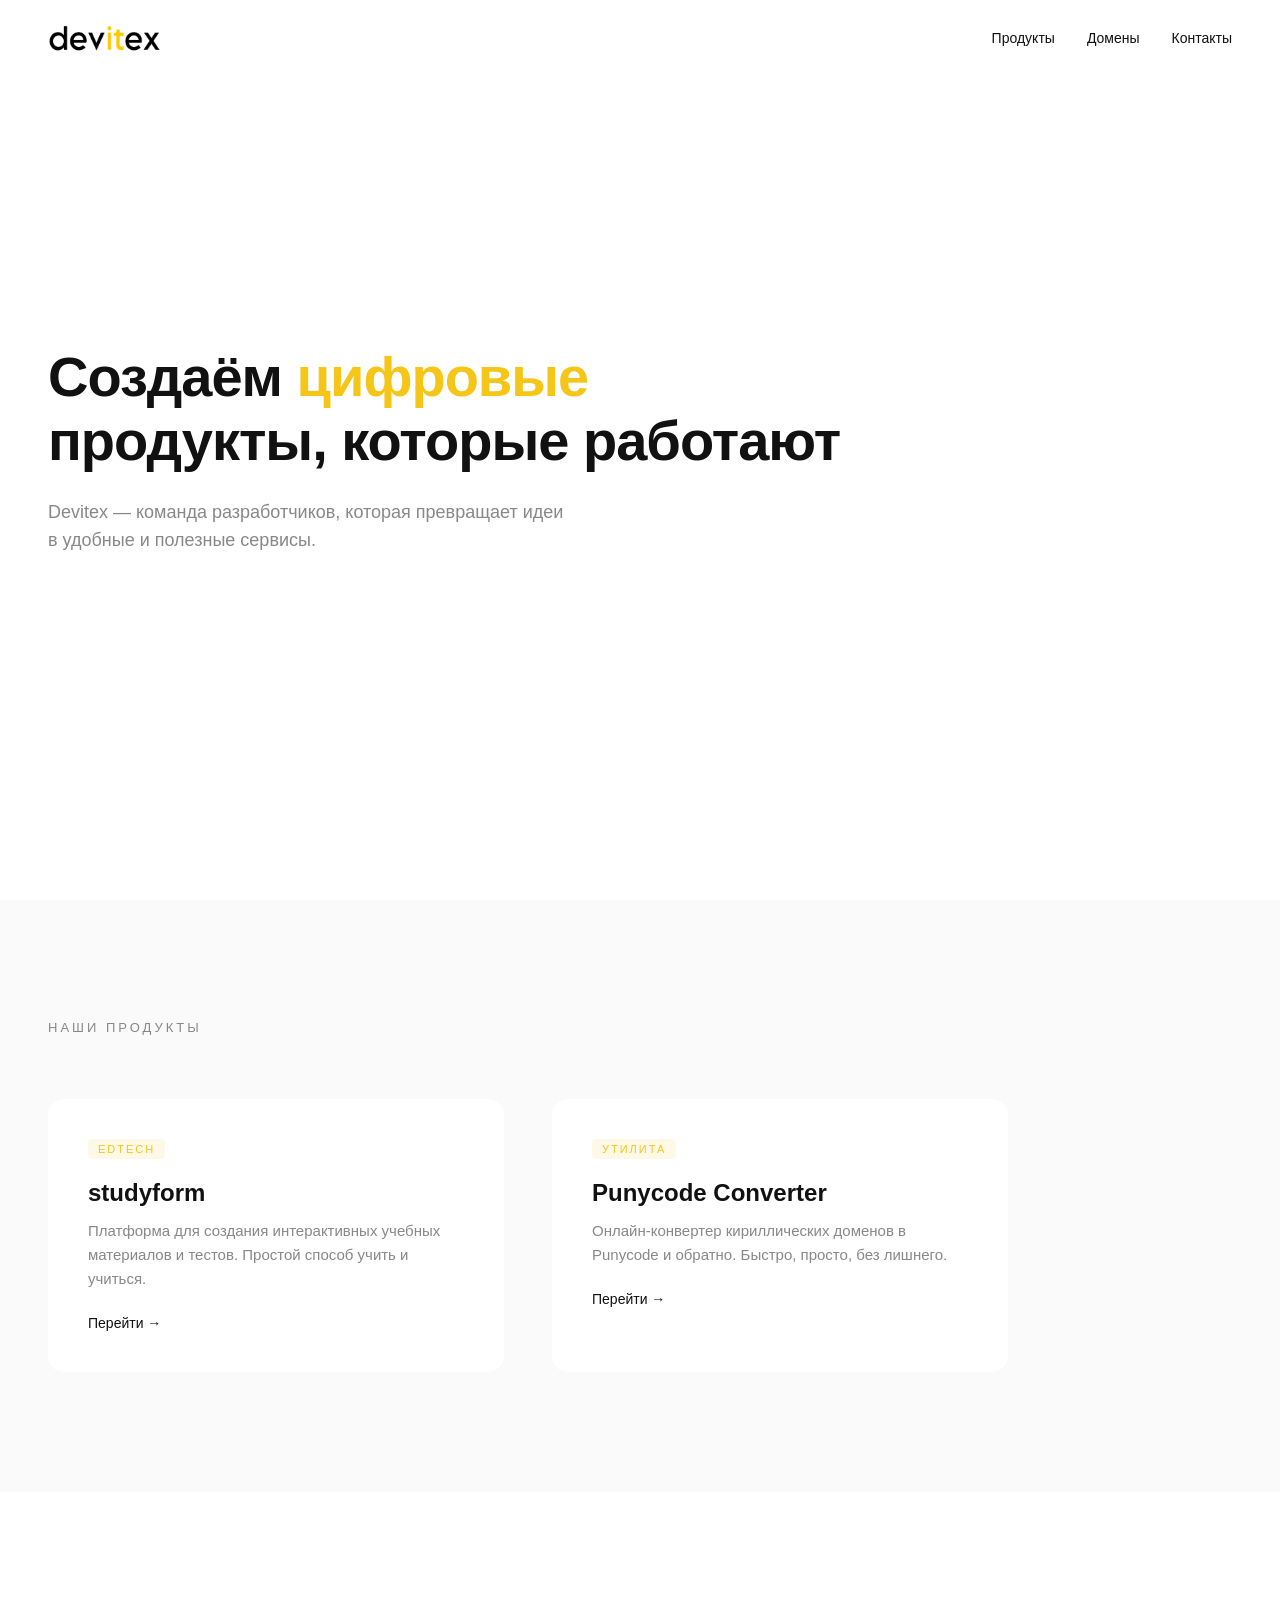
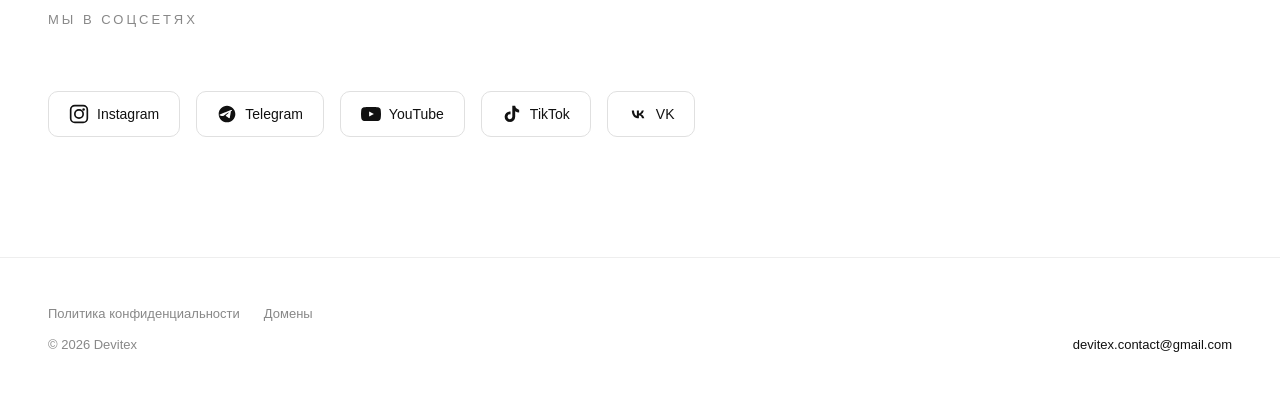
<file: frontend/index.html>
<!DOCTYPE html>
<html lang="ru">
<head>
    <meta charset="UTF-8">
    <meta name="viewport" content="width=device-width, initial-scale=1.0">
    <title>Devitex — Разработка цифровых продуктов</title>
    <meta name="description" content="Devitex — создаём полезные цифровые продукты. studyform, Punycode Converter и другие проекты.">
    <link rel="stylesheet" href="styles/common.css">
    <style>
        /* HERO */
        .hero {
            min-height: 100vh;
            display: flex;
            flex-direction: column;
            justify-content: center;
            padding: 0 48px;
            max-width: 900px;
        }

        .hero h1 {
            font-size: clamp(36px, 5vw, 56px);
            font-weight: 600;
            line-height: 1.15;
            letter-spacing: -1px;
        }

        .hero h1 span {
            color: var(--yellow);
        }

        .hero p {
            margin-top: 24px;
            font-size: 18px;
            color: var(--gray);
            line-height: 1.6;
            max-width: 520px;
        }

        /* PRODUCTS */
        .products {
            padding: 120px 48px;
            background: var(--light);
        }

        .section-title {
            font-size: 13px;
            font-weight: 500;
            text-transform: uppercase;
            letter-spacing: 3px;
            color: var(--gray);
            margin-bottom: 64px;
        }

        .product-grid {
            display: grid;
            grid-template-columns: 1fr 1fr;
            gap: 48px;
            max-width: 960px;
        }

        .product-card {
            padding: 40px;
            background: var(--white);
            border-radius: 16px;
            transition: transform 0.3s ease;
            text-decoration: none;
            color: inherit;
            display: block;
        }

        .product-card:hover {
            transform: translateY(-4px);
        }

        .product-card .tag {
            display: inline-block;
            font-size: 11px;
            font-weight: 500;
            text-transform: uppercase;
            letter-spacing: 2px;
            color: var(--yellow);
            background: rgba(245, 197, 24, 0.1);
            padding: 4px 10px;
            border-radius: 4px;
            margin-bottom: 20px;
        }

        .product-card h3 {
            font-size: 24px;
            font-weight: 600;
            margin-bottom: 12px;
        }

        .product-card p {
            font-size: 15px;
            color: var(--gray);
            line-height: 1.6;
        }

        .product-card .arrow {
            display: inline-block;
            margin-top: 24px;
            font-size: 14px;
            color: var(--black);
            font-weight: 500;
        }

        .product-card .arrow::after {
            content: ' \2192';
            transition: margin-left 0.2s;
        }

        .product-card:hover .arrow::after {
            margin-left: 4px;
        }

        /* SOCIALS */
        .socials {
            padding: 120px 48px;
        }

        .social-grid {
            display: flex;
            flex-wrap: wrap;
            gap: 16px;
            max-width: 960px;
        }

        .social-link {
            display: inline-flex;
            align-items: center;
            gap: 8px;
            padding: 12px 20px;
            border: 1px solid #e0e0e0;
            border-radius: 10px;
            text-decoration: none;
            color: var(--black);
            font-size: 14px;
            font-weight: 500;
            transition: border-color 0.2s, transform 0.2s;
        }

        .social-link:hover {
            border-color: var(--yellow);
            transform: translateY(-2px);
        }

        .social-link svg {
            width: 20px;
            height: 20px;
            flex-shrink: 0;
        }

        @media (max-width: 768px) {
            .hero {
                padding: 0 20px;
                min-height: 90vh;
            }

            .hero h1 {
                font-size: 28px;
            }

            .hero p {
                font-size: 16px;
            }

            .products, .socials {
                padding: 64px 20px;
            }

            .section-title {
                margin-bottom: 32px;
            }

            .product-grid {
                grid-template-columns: 1fr;
                gap: 16px;
            }

            .product-card {
                padding: 24px;
            }

            .product-card h3 {
                font-size: 20px;
            }

            .social-grid {
                gap: 10px;
            }

            .social-link {
                padding: 10px 16px;
                font-size: 13px;
            }
        }
    </style>
</head>
<body>

    <nav>
        <a class="logo" href="index.html"><img src="logo.png" alt="Devitex"></a>
        <button class="burger" onclick="this.classList.toggle('active');document.querySelector('.nav-links').classList.toggle('open')" aria-label="Меню">
            <span></span><span></span><span></span>
        </button>
        <div class="nav-links">
            <a href="#products">Продукты</a>
            
            <a href="domains.html">Домены</a>
            <a href="mailto:devitex.contact@gmail.com">Контакты</a>
        </div>
    </nav>

    <section class="hero">
        <h1>Создаём <span>цифровые</span> продукты, которые работают</h1>
        <p>Devitex — команда разработчиков, которая превращает идеи в удобные и полезные сервисы.</p>
    </section>

    <section class="products" id="products">
        <h2 class="section-title">Наши продукты</h2>
        <div class="product-grid">
            <a class="product-card" href="https://studyform.study" target="_blank">
                <div class="tag">EdTech</div>
                <h3>studyform</h3>
                <p>Платформа для создания интерактивных учебных материалов и тестов. Простой способ учить и учиться.</p>
                <span class="arrow">Перейти</span>
            </a>
            <a class="product-card" href="https://punycode-converter.ru" target="_blank">
                <div class="tag">Утилита</div>
                <h3>Punycode Converter</h3>
                <p>Онлайн-конвертер кириллических доменов в Punycode и обратно. Быстро, просто, без лишнего.</p>
                <span class="arrow">Перейти</span>
            </a>
        </div>
    </section>

    <section class="socials" id="socials">
        <h2 class="section-title">Мы в соцсетях</h2>
        <div class="social-grid">
            <a class="social-link" href="https://www.instagram.com/devitex.software" target="_blank">
                <svg viewBox="0 0 24 24" fill="none" stroke="currentColor" stroke-width="2" stroke-linecap="round" stroke-linejoin="round"><rect x="2" y="2" width="20" height="20" rx="5"/><circle cx="12" cy="12" r="5"/><circle cx="17.5" cy="6.5" r="1.5" fill="currentColor" stroke="none"/></svg>
                Instagram
            </a>
            <a class="social-link" href="https://t.me/devitex" target="_blank">
                <svg viewBox="0 0 24 24" fill="currentColor"><path d="M12 2C6.48 2 2 6.48 2 12s4.48 10 10 10 10-4.48 10-10S17.52 2 12 2zm4.64 6.8c-.15 1.58-.8 5.42-1.13 7.19-.14.75-.42 1-.68 1.03-.58.05-1.02-.38-1.58-.75-.88-.58-1.38-.94-2.23-1.5-.99-.65-.35-1.01.22-1.59.15-.15 2.71-2.48 2.76-2.69.01-.03.01-.14-.07-.2-.08-.06-.19-.04-.27-.02-.12.03-1.99 1.27-5.62 3.72-.53.36-1.01.54-1.44.53-.47-.01-1.38-.27-2.06-.49-.83-.27-1.49-.42-1.43-.88.03-.24.37-.49 1.02-.74 3.99-1.74 6.65-2.89 7.99-3.44 3.8-1.58 4.59-1.86 5.1-1.87.11 0 .37.03.54.17.14.12.18.28.2.45-.01.06.01.24 0 .38z"/></svg>
                Telegram
            </a>
            <a class="social-link" href="https://www.youtube.com/@Devitex_software" target="_blank">
                <svg viewBox="0 0 24 24" fill="currentColor"><path d="M23.5 6.19a3.02 3.02 0 00-2.12-2.14C19.5 3.5 12 3.5 12 3.5s-7.5 0-9.38.55A3.02 3.02 0 00.5 6.19 31.7 31.7 0 000 12a31.7 31.7 0 00.5 5.81 3.02 3.02 0 002.12 2.14c1.88.55 9.38.55 9.38.55s7.5 0 9.38-.55a3.02 3.02 0 002.12-2.14A31.7 31.7 0 0024 12a31.7 31.7 0 00-.5-5.81zM9.75 15.02V8.98L15.5 12l-5.75 3.02z"/></svg>
                YouTube
            </a>
            <a class="social-link" href="https://www.tiktok.com/@devitex_memes" target="_blank">
                <svg viewBox="0 0 24 24" fill="currentColor"><path d="M19.59 6.69a4.83 4.83 0 01-3.77-4.25V2h-3.45v13.67a2.89 2.89 0 01-2.88 2.5 2.89 2.89 0 01-2.89-2.89 2.89 2.89 0 012.89-2.89c.28 0 .54.04.79.1v-3.5a6.37 6.37 0 00-.79-.05A6.34 6.34 0 003.15 15.2a6.34 6.34 0 006.34 6.34 6.34 6.34 0 006.34-6.34V8.73a8.19 8.19 0 004.76 1.52V6.8a4.84 4.84 0 01-1-.11z"/></svg>
                TikTok
            </a>
            <a class="social-link" href="https://www.vk.com/devitex" target="_blank">
                <svg viewBox="0 0 24 24" fill="currentColor"><path d="M12.79 17.04c-5.14 0-8.08-3.52-8.2-9.38h2.58c.08 4.3 1.98 6.12 3.48 6.49V7.66h2.43v3.71c1.47-.16 3.02-1.86 3.54-3.71h2.43a7.07 7.07 0 01-3.27 4.63 7.35 7.35 0 013.83 4.75h-2.68a4.57 4.57 0 00-3.85-3.4v3.4h-.29z"/></svg>
                VK
            </a>
        </div>
    </section>

    <footer>
        <div class="footer-links">
            <a href="privacy.html">Политика конфиденциальности</a>
            <a href="domains.html">Домены</a>
           
        </div>
        <div class="footer-bottom">
            <span>&copy; 2026 Devitex</span>
            <a href="mailto:devitex.contact@gmail.com">devitex.contact@gmail.com</a>
        </div>
    </footer>

</body>
</html>
</file>
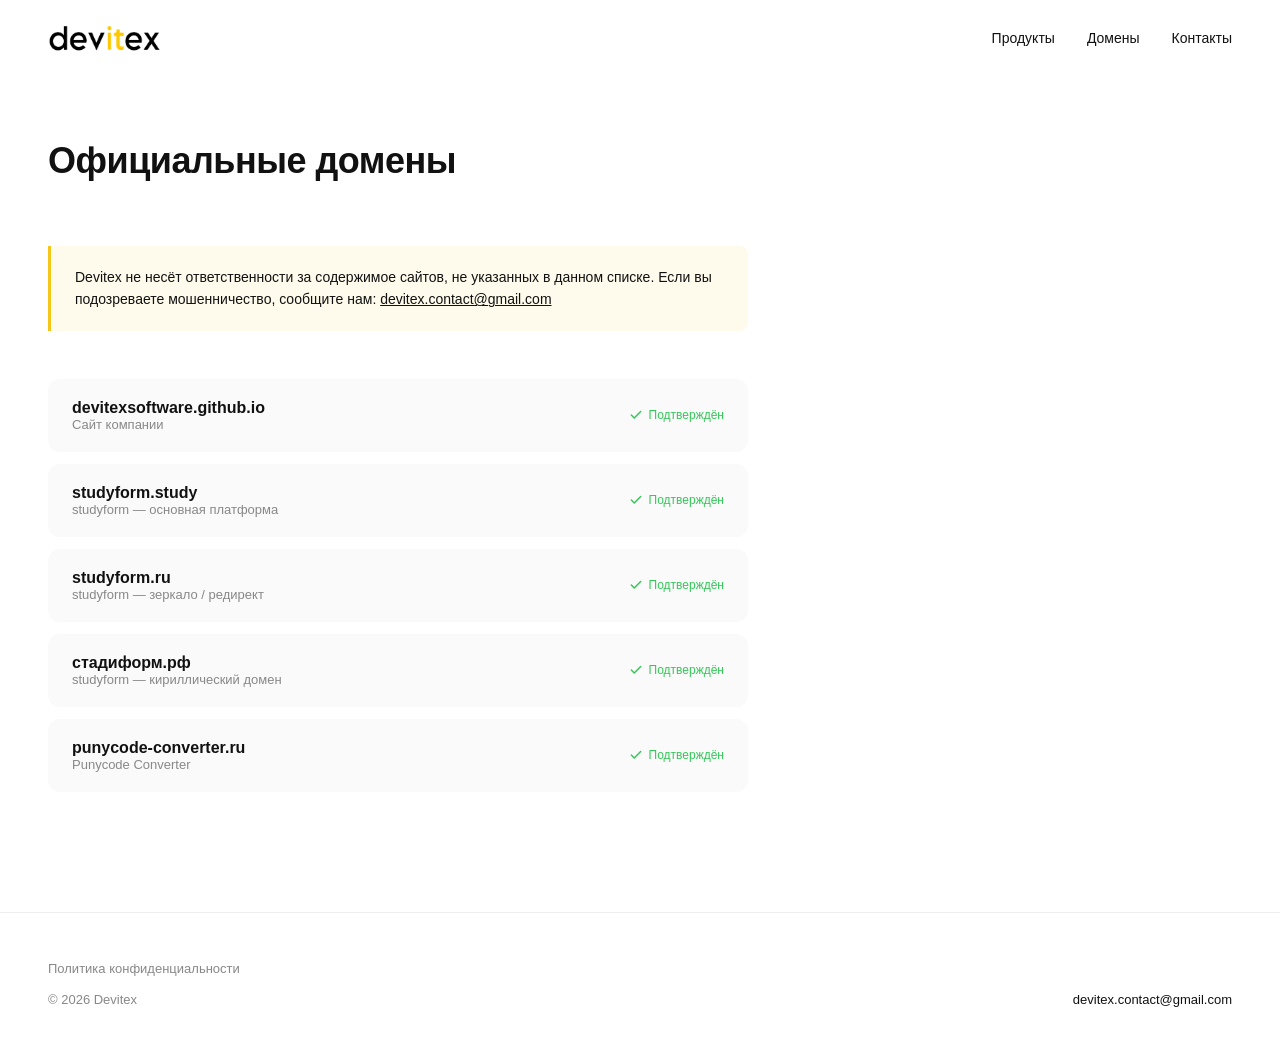
<file: frontend/domains.html>
<!DOCTYPE html>
<html lang="ru">
<head>
    <meta charset="UTF-8">
    <meta name="viewport" content="width=device-width, initial-scale=1.0">
    <title>Официальные домены — Devitex</title>
    <link rel="stylesheet" href="styles/common.css">
    <style>
        .warning-box {
            padding: 20px 24px;
            background: rgba(245, 197, 24, 0.08);
            border-left: 3px solid var(--yellow);
            border-radius: 0 8px 8px 0;
            margin-bottom: 48px;
            font-size: 14px;
            line-height: 1.6;
            color: var(--black);
            max-width: 700px;
        }

        .domain-list {
            display: flex;
            flex-direction: column;
            gap: 12px;
            max-width: 700px;
        }

        .domain-item {
            display: flex;
            justify-content: space-between;
            align-items: center;
            padding: 20px 24px;
            background: var(--light);
            border-radius: 12px;
        }

        .domain-item .name {
            font-size: 16px;
            font-weight: 600;
        }

        .domain-item .purpose {
            font-size: 13px;
            color: var(--gray);
        }

        .domain-item .verified {
            display: flex;
            align-items: center;
            gap: 6px;
            font-size: 12px;
            font-weight: 500;
            color: var(--green);
            white-space: nowrap;
        }

        @media (max-width: 768px) {
            .domain-item {
                flex-direction: column;
                align-items: flex-start;
                gap: 8px;
                padding: 16px 20px;
            }
        }
    </style>
</head>
<body>

    <nav>
        <a class="logo" href="index.html"><img src="logo.png" alt="Devitex"></a>
        <button class="burger" onclick="this.classList.toggle('active');document.querySelector('.nav-links').classList.toggle('open')" aria-label="Меню">
            <span></span><span></span><span></span>
        </button>
        <div class="nav-links">
            <a href="index.html#products">Продукты</a>
           
            <a href="domains.html">Домены</a>
            <a href="mailto:devitex.contact@gmail.com">Контакты</a>
        </div>
    </nav>

    <div class="page-header">
        <h1>Официальные домены</h1>
    </div>

    <div class="page-content">
        <div class="warning-box">
            Devitex не несёт ответственности за содержимое сайтов, не указанных в данном списке. Если вы подозреваете мошенничество, сообщите нам: <a href="mailto:devitex.contact@gmail.com" style="color:var(--black);font-weight:500">devitex.contact@gmail.com</a>
        </div>

        <div class="domain-list">
            <div class="domain-item">
                <div>
                    <div class="name">devitexsoftware.github.io</div>
                    <div class="purpose">Сайт компании</div>
                </div>
                <div class="verified">
                    <svg width="14" height="14" viewBox="0 0 24 24" fill="none" stroke="currentColor" stroke-width="2.5" stroke-linecap="round" stroke-linejoin="round"><polyline points="20 6 9 17 4 12"/></svg>
                    Подтверждён
                </div>
            </div>
            <div class="domain-item">
                <div>
                    <div class="name">studyform.study</div>
                    <div class="purpose">studyform — основная платформа</div>
                </div>
                <div class="verified">
                    <svg width="14" height="14" viewBox="0 0 24 24" fill="none" stroke="currentColor" stroke-width="2.5" stroke-linecap="round" stroke-linejoin="round"><polyline points="20 6 9 17 4 12"/></svg>
                    Подтверждён
                </div>
            </div>
            <div class="domain-item">
                <div>
                    <div class="name">studyform.ru</div>
                    <div class="purpose">studyform — зеркало / редирект</div>
                </div>
                <div class="verified">
                    <svg width="14" height="14" viewBox="0 0 24 24" fill="none" stroke="currentColor" stroke-width="2.5" stroke-linecap="round" stroke-linejoin="round"><polyline points="20 6 9 17 4 12"/></svg>
                    Подтверждён
                </div>
            </div>
            <div class="domain-item">
                <div>
                    <div class="name">стадиформ.рф</div>
                    <div class="purpose">studyform — кириллический домен</div>
                </div>
                <div class="verified">
                    <svg width="14" height="14" viewBox="0 0 24 24" fill="none" stroke="currentColor" stroke-width="2.5" stroke-linecap="round" stroke-linejoin="round"><polyline points="20 6 9 17 4 12"/></svg>
                    Подтверждён
                </div>
            </div>
            <div class="domain-item">
                <div>
                    <div class="name">punycode-converter.ru</div>
                    <div class="purpose">Punycode Converter</div>
                </div>
                <div class="verified">
                    <svg width="14" height="14" viewBox="0 0 24 24" fill="none" stroke="currentColor" stroke-width="2.5" stroke-linecap="round" stroke-linejoin="round"><polyline points="20 6 9 17 4 12"/></svg>
                    Подтверждён
                </div>
            </div>
        </div>
    </div>

    <footer>
        <div class="footer-links">
            <a href="privacy.html">Политика конфиденциальности</a>
            
        </div>
        <div class="footer-bottom">
            <span>&copy; 2026 Devitex</span>
            <a href="mailto:devitex.contact@gmail.com">devitex.contact@gmail.com</a>
        </div>
    </footer>

</body>
</html>
</file>
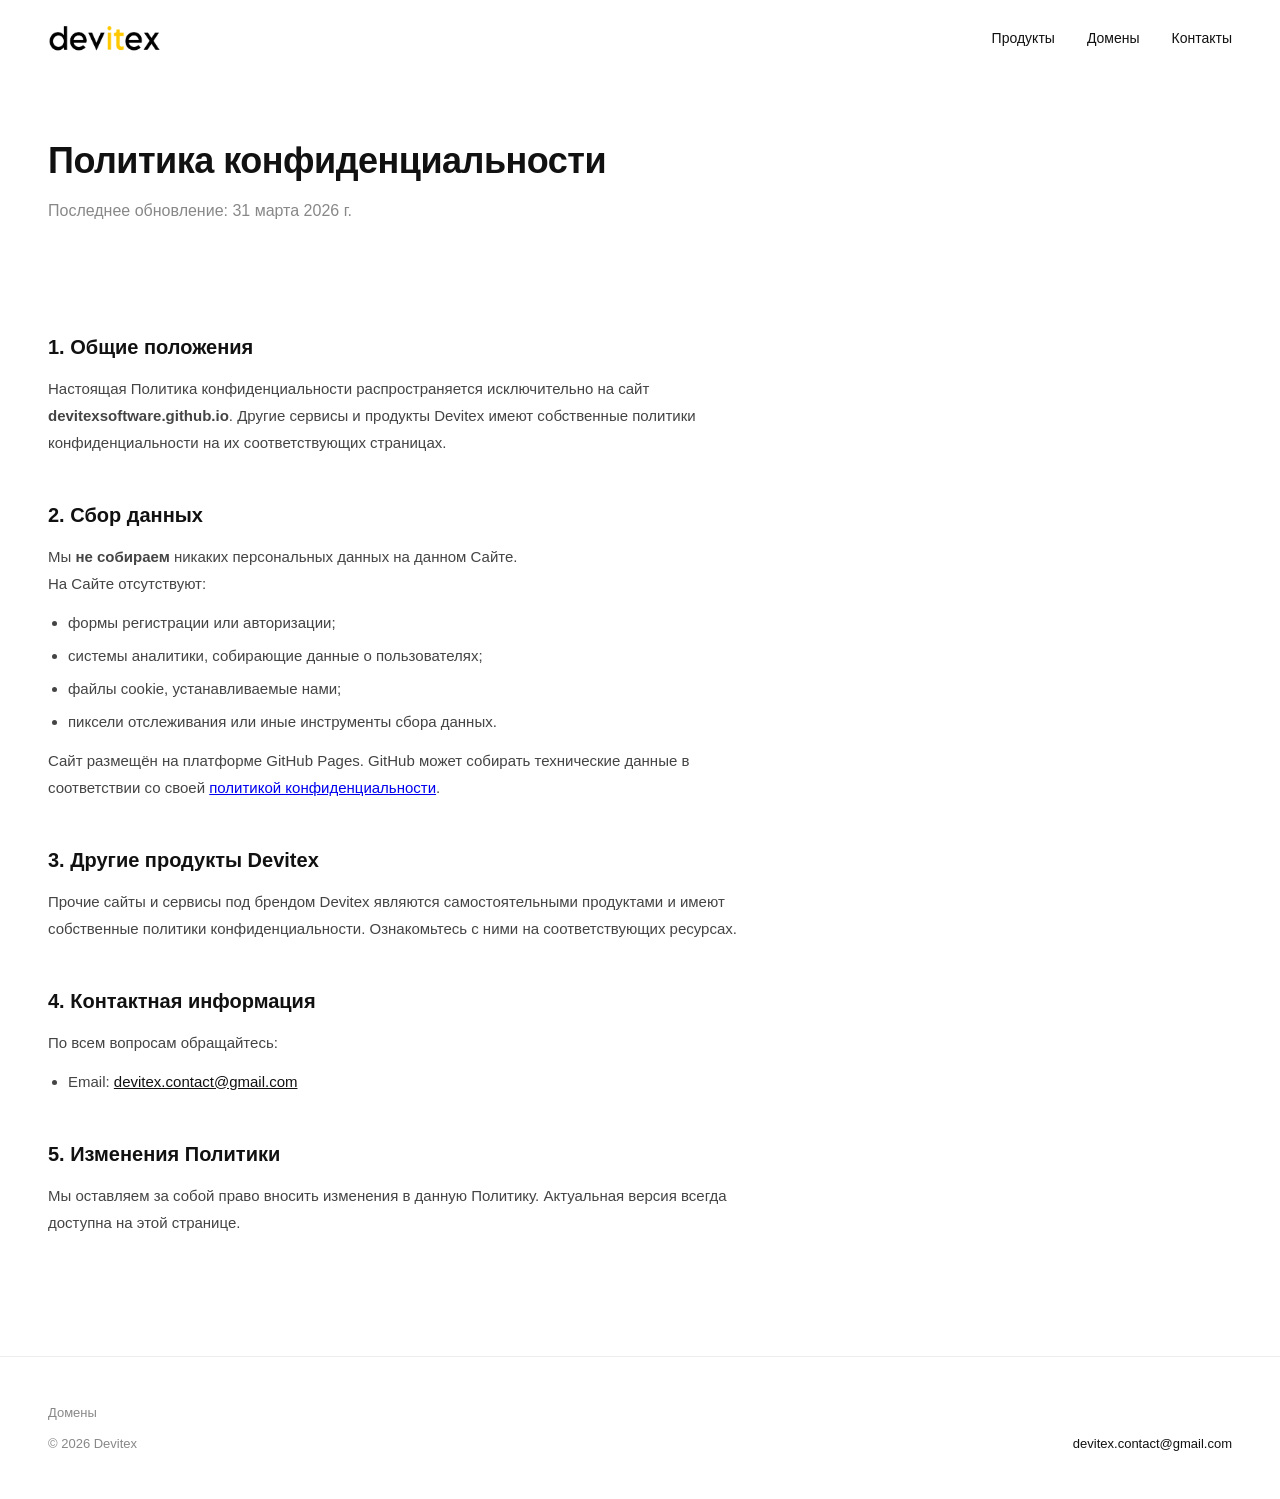
<file: frontend/privacy.html>
<!doctype html>
<html lang="ru">
  <head>
    <meta charset="UTF-8" />
    <meta name="viewport" content="width=device-width, initial-scale=1.0" />
    <title>Политика конфиденциальности — Devitex</title>
    <link rel="stylesheet" href="styles/common.css" />
    <style>
      .policy h2 {
        font-size: 20px;
        font-weight: 600;
        margin-top: 48px;
        margin-bottom: 16px;
      }

      .policy p,
      .policy li {
        font-size: 15px;
        line-height: 1.8;
        color: #444;
      }

      .policy ul {
        padding-left: 20px;
        margin: 12px 0;
      }

      .policy li {
        margin-bottom: 6px;
      }

      .policy .date {
        font-size: 13px;
        color: var(--gray);
        margin-top: 8px;
      }
    </style>
  </head>
  <body>
    <nav>
      <a class="logo" href="index.html"><img src="logo.png" alt="Devitex" /></a>
      <button
        class="burger"
        onclick="
          this.classList.toggle('active');
          document.querySelector('.nav-links').classList.toggle('open');
        "
        aria-label="Меню"
      >
        <span></span><span></span><span></span>
      </button>
      <div class="nav-links">
        <a href="index.html#products">Продукты</a>

        <a href="domains.html">Домены</a>
        <a href="mailto:devitex.contact@gmail.com">Контакты</a>
      </div>
    </nav>

    <div class="page-header">
      <h1>Политика конфиденциальности</h1>
      <p class="date">Последнее обновление: 31 марта 2026 г.</p>
    </div>

    <div class="page-content policy">
      <h2>1. Общие положения</h2>
      <p>
        Настоящая Политика конфиденциальности распространяется исключительно на
        сайт
        <strong>devitexsoftware.github.io</strong>. Другие сервисы и продукты
        Devitex имеют собственные политики конфиденциальности на их
        соответствующих страницах.
      </p>

      <h2>2. Сбор данных</h2>
      <p>
        Мы <strong>не собираем</strong> никаких персональных данных на данном
        Сайте.
      </p>
      <p>На Сайте отсутствуют:</p>
      <ul>
        <li>формы регистрации или авторизации;</li>
        <li>системы аналитики, собирающие данные о пользователях;</li>
        <li>файлы cookie, устанавливаемые нами;</li>
        <li>пиксели отслеживания или иные инструменты сбора данных.</li>
      </ul>
      <p>
        Сайт размещён на платформе GitHub Pages. GitHub может собирать
        технические данные в соответствии со своей
        <a
          href="https://docs.github.com/en/site-policy/privacy-policies/github-general-privacy-statement"
          >политикой конфиденциальности</a
        >.
      </p>

      <h2>3. Другие продукты Devitex</h2>
      <p>
        Прочие сайты и сервисы под брендом Devitex являются самостоятельными
        продуктами и имеют собственные политики конфиденциальности. Ознакомьтесь
        с ними на соответствующих ресурсах.
      </p>

      <h2>4. Контактная информация</h2>
      <p>По всем вопросам обращайтесь:</p>
      <ul>
        <li>
          Email:
          <a
            href="mailto:devitex.contact@gmail.com"
            style="color: var(--black); font-weight: 500"
            >devitex.contact@gmail.com</a
          >
        </li>
      </ul>

      <h2>5. Изменения Политики</h2>
      <p>
        Мы оставляем за собой право вносить изменения в данную Политику.
        Актуальная версия всегда доступна на этой странице.
      </p>
    </div>

    <footer>
      <div class="footer-links">
        <a href="domains.html">Домены</a>
      </div>
      <div class="footer-bottom">
        <span>&copy; 2026 Devitex</span>
        <a href="mailto:devitex.contact@gmail.com">devitex.contact@gmail.com</a>
      </div>
    </footer>
  </body>
</html>
</file>
<file: frontend/styles/common.css>
* {
  margin: 0;
  padding: 0;
  box-sizing: border-box;
}

:root {
  --black: #111;
  --yellow: #f5c518;
  --gray: #888;
  --light: #fafafa;
  --white: #fff;
  --green: #34c759;
  --red: #ff3b30;
  --orange: #ff9500;
}
.summary-bar.maintenance {
  background: rgba(255, 204, 0, 0.08);
  color: #b8860b;
}

body {
  font-family:
    -apple-system, BlinkMacSystemFont, "Segoe UI", Roboto, Helvetica, Arial,
    sans-serif;
  color: var(--black);
  background: var(--white);
  -webkit-font-smoothing: antialiased;
}
.status-badge.maintenance {
  background: rgba(255, 204, 0, 0.15);
  color: #b8860b;
}

.status-badge.maintenance .dot {
  background: #f0c000;
}

/* NAV */
nav {
  position: fixed;
  top: 0;
  width: 100%;
  padding: 24px 48px;
  display: flex;
  justify-content: space-between;
  align-items: center;
  background: rgba(255, 255, 255, 0.95);
  backdrop-filter: blur(20px);
  -webkit-backdrop-filter: blur(20px);
  z-index: 100;
}

nav .logo {
  display: flex;
  align-items: center;
}

nav img {
  height: 28px;
}

nav .nav-links {
  display: flex;
  align-items: center;
}

nav .nav-links a {
  color: var(--black);
  text-decoration: none;
  font-size: 14px;
  font-weight: 400;
  margin-left: 32px;
  transition: color 0.2s;
}

nav .nav-links a:hover {
  color: var(--gray);
}

nav a {
  text-decoration: none;
}

/* Burger */
.burger {
  display: none;
  flex-direction: column;
  justify-content: center;
  gap: 5px;
  width: 28px;
  height: 28px;
  cursor: pointer;
  background: none;
  border: none;
  padding: 0;
}

.burger span {
  display: block;
  width: 100%;
  height: 2px;
  background: var(--black);
  border-radius: 2px;
  transition:
    transform 0.3s,
    opacity 0.3s;
}

.burger.active span:nth-child(1) {
  transform: translateY(7px) rotate(45deg);
}

.burger.active span:nth-child(2) {
  opacity: 0;
}

.burger.active span:nth-child(3) {
  transform: translateY(-7px) rotate(-45deg);
}

/* FOOTER */
footer {
  padding: 48px;
  font-size: 13px;
  color: var(--gray);
  border-top: 1px solid #eee;
}

.footer-links {
  display: flex;
  gap: 24px;
  margin-bottom: 16px;
}

.footer-links a {
  color: var(--gray);
  text-decoration: none;
  font-size: 13px;
  transition: color 0.2s;
}

.footer-links a:hover {
  color: var(--black);
}

.footer-bottom {
  display: flex;
  justify-content: space-between;
  align-items: center;
}

footer a {
  color: var(--black);
  text-decoration: none;
}

footer a:hover {
  color: var(--yellow);
}

/* PAGE HEADER */
.page-header {
  padding: 140px 48px 64px;
  max-width: 800px;
}

.page-header h1 {
  font-size: clamp(28px, 4vw, 36px);
  font-weight: 600;
  letter-spacing: -0.5px;
}

.page-header p {
  margin-top: 16px;
  font-size: 16px;
  color: var(--gray);
  line-height: 1.6;
}

.page-content {
  padding: 0 48px 120px;
  max-width: 800px;
}

/* MOBILE */
@media (max-width: 768px) {
  nav {
    padding: 16px 20px;
  }

  .burger {
    display: flex;
  }

  nav .nav-links {
    display: none;
    position: absolute;
    top: 100%;
    left: 0;
    right: 0;
    background: rgba(255, 255, 255, 0.98);
    backdrop-filter: blur(20px);
    -webkit-backdrop-filter: blur(20px);
    flex-direction: column;
    padding: 8px 20px 24px;
    border-bottom: 1px solid #eee;
  }

  nav .nav-links.open {
    display: flex;
  }

  nav .nav-links a {
    margin-left: 0;
    padding: 12px 0;
    font-size: 16px;
    width: 100%;
    border-bottom: 1px solid #f0f0f0;
  }

  nav .nav-links a:last-child {
    border-bottom: none;
  }

  .page-header {
    padding: 100px 20px 40px;
  }

  .page-content {
    padding: 0 20px 80px;
  }

  footer {
    padding: 32px 20px;
  }

  .footer-links {
    flex-wrap: wrap;
    gap: 12px;
  }

  .footer-bottom {
    flex-direction: column;
    gap: 8px;
    align-items: flex-start;
  }
}
</file>
